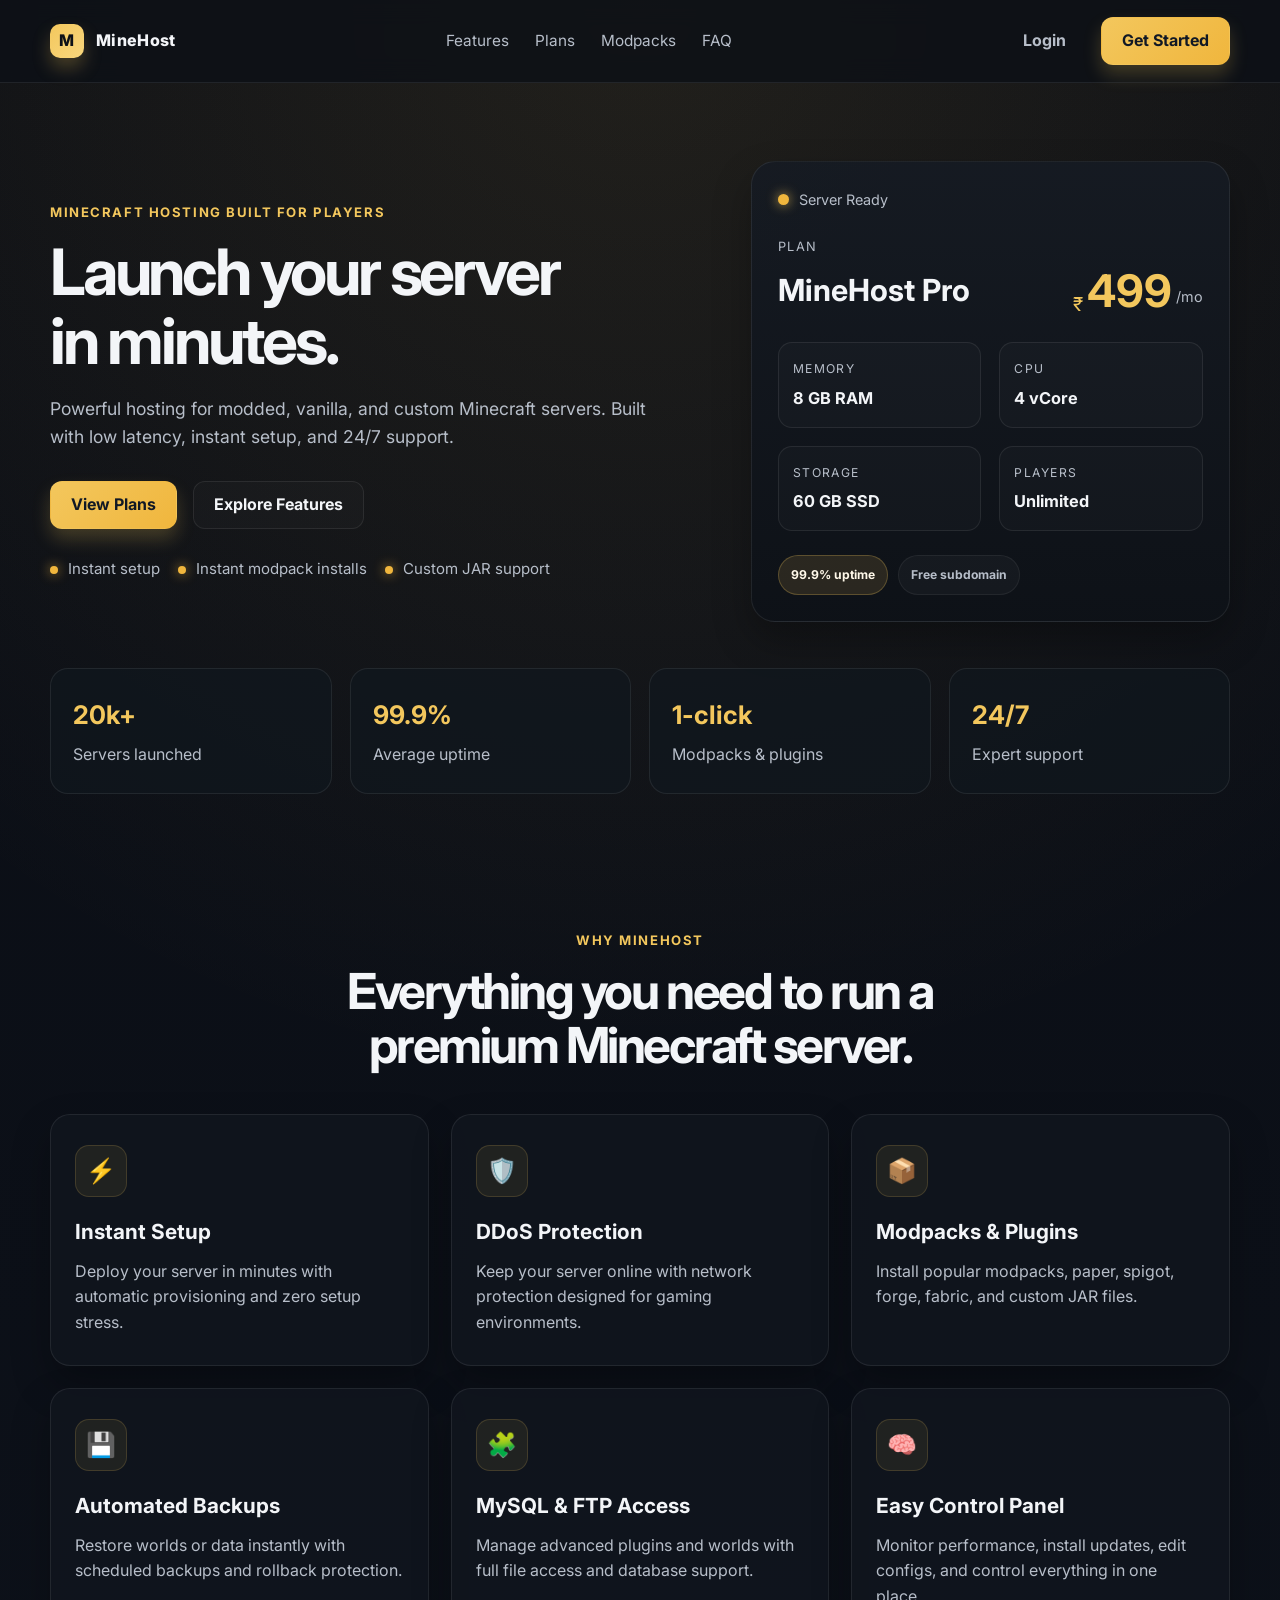
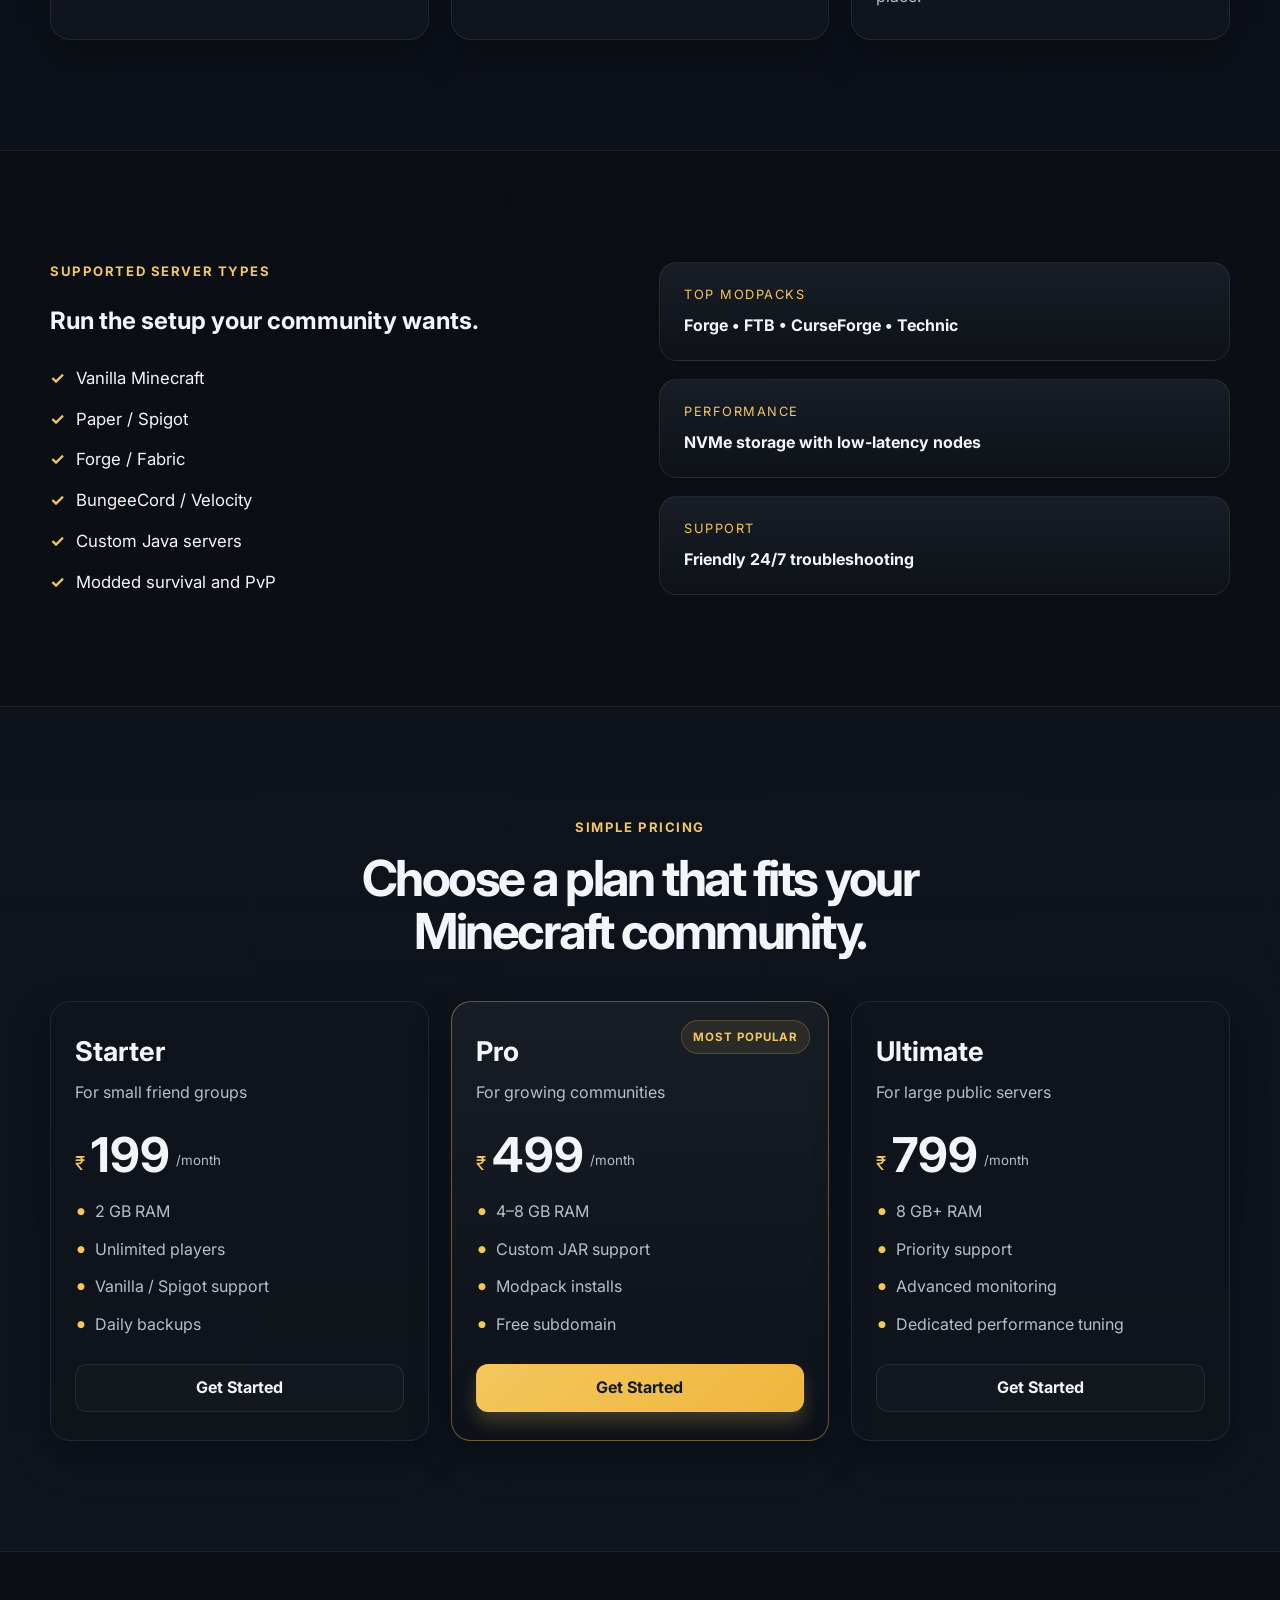
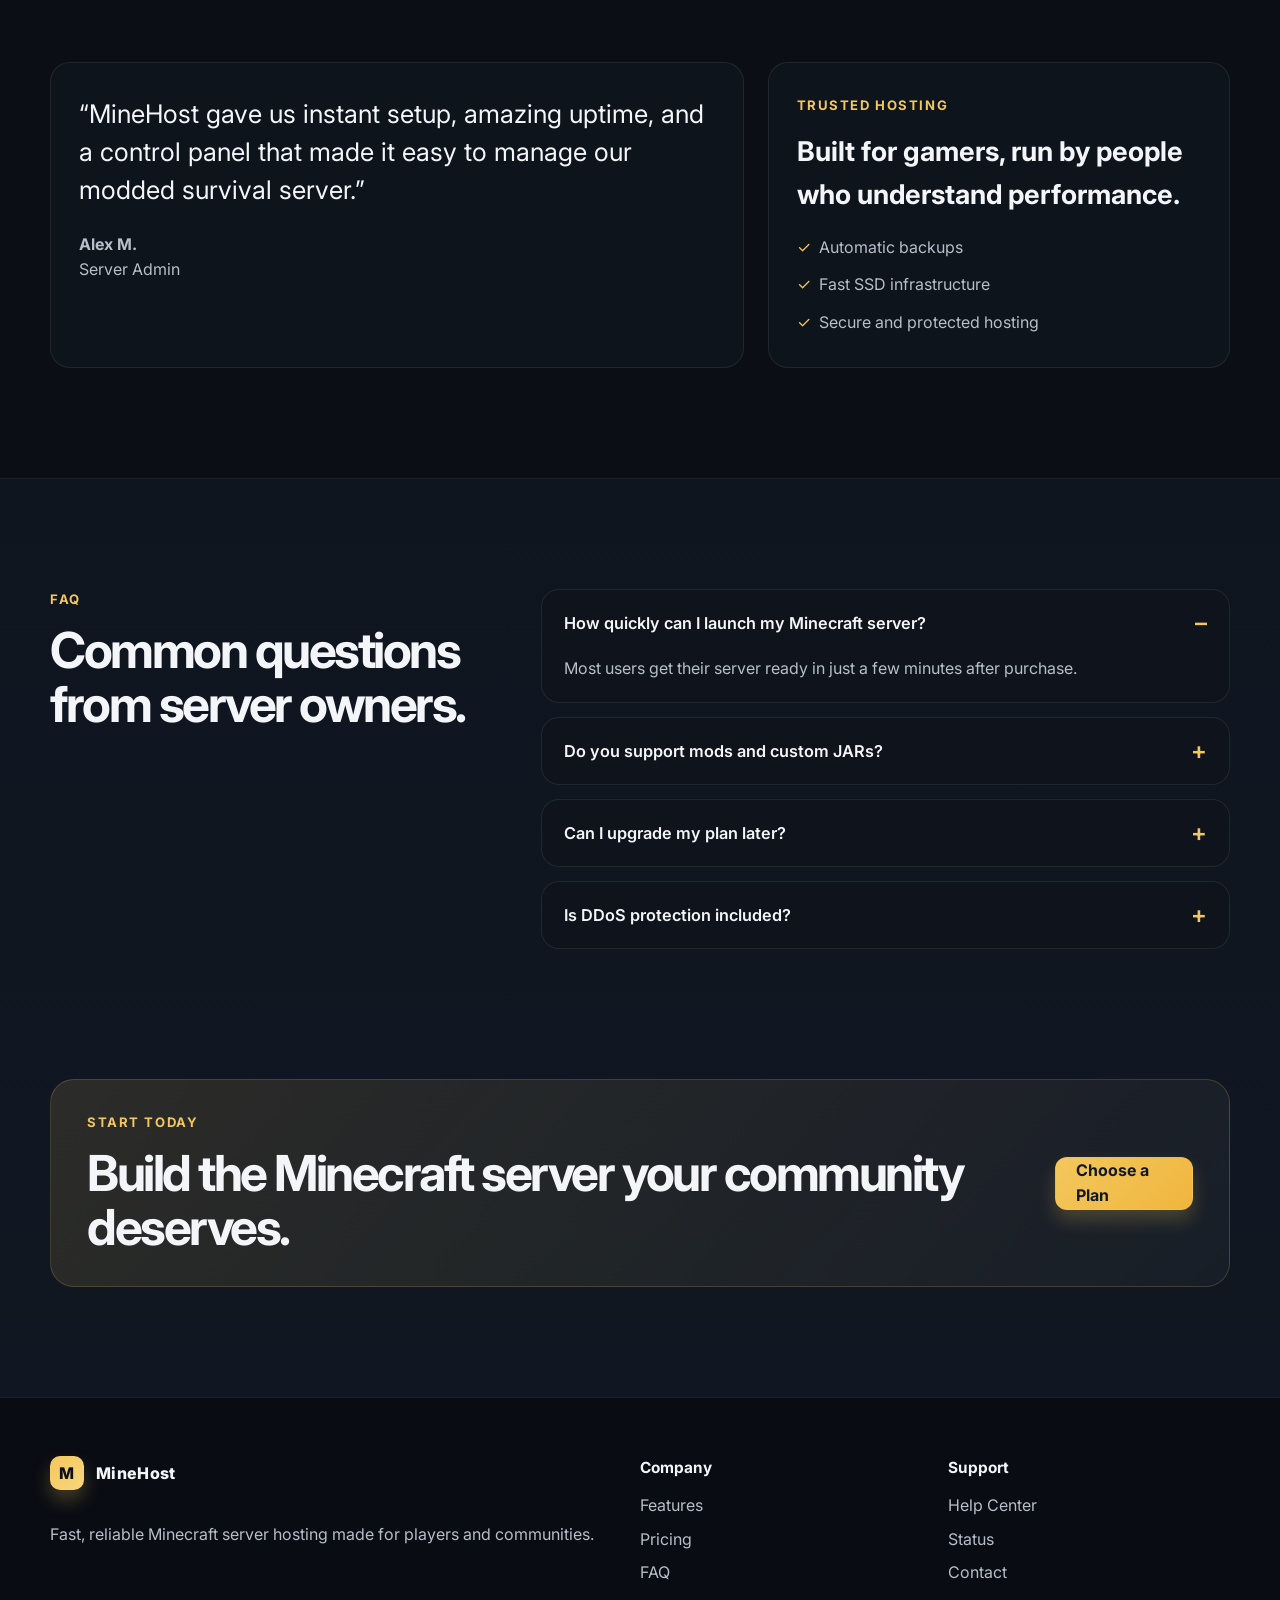
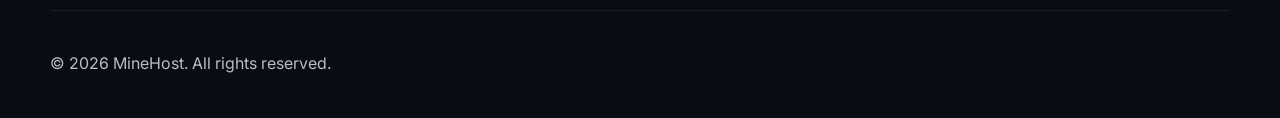
<file: index.html>
<!DOCTYPE html>
<html lang="en">
  <head>
    <meta charset="UTF-8" />
    <meta name="viewport" content="width=device-width, initial-scale=1.0" />
    <title>MineHost | Minecraft Server Hosting</title>
    <meta
      name="description"
      content="MineHost provides high-performance Minecraft server hosting with instant setup, mods, DDoS protection, and premium support."
    />
    <link rel="preconnect" href="https://fonts.googleapis.com" />
    <link rel="preconnect" href="https://fonts.gstatic.com" crossorigin />
    <link
      href="https://fonts.googleapis.com/css2?family=Inter:wght@400;500;600;700;800;900&display=swap"
      rel="stylesheet"
    />
    <link rel="stylesheet" href="styles.css" />
  </head>
  <body>
    <header class="site-header">
      <div class="container nav">
        <div class="brand" aria-label="MineHost home">
          <div class="brand-mark">M</div>
          <span>MineHost</span>
        </div>

        <nav class="nav-links" aria-label="Main navigation">
          <a href="#features">Features</a>
          <a href="#plans">Plans</a>
          <a href="#modpacks">Modpacks</a>
          <a href="#faq">FAQ</a>
        </nav>

        <div class="nav-actions">
          <a href="login.html" class="btn btn-link">Login</a>
          <a href="#cta" class="btn btn-primary">Get Started</a>
        </div>
      </div>
    </header>

    <main>
      <section class="hero">
        <div class="container hero-grid">
          <div class="hero-copy">
            <p class="eyebrow">Minecraft Hosting Built for Players</p>
            <h1>Launch your server in minutes.</h1>
            <p class="lead">
              Powerful hosting for modded, vanilla, and custom Minecraft servers.
              Built with low latency, instant setup, and 24/7 support.
            </p>

            <div class="hero-actions">
              <a href="#plans" class="btn btn-primary">View Plans</a>
              <a href="#features" class="btn btn-secondary">Explore Features</a>
            </div>

            <ul class="hero-promo" aria-label="Seller promises">
              <li>Instant setup</li>
              <li>Instant modpack installs</li>
              <li>Custom JAR support</li>
            </ul>
          </div>

          <div class="hero-panel">
            <div class="server-card">
              <div class="card-topline">
                <span class="status-dot"></span>
                <span>Server Ready</span>
              </div>

              <div class="server-glance">
                <div>
                  <p class="label">Plan</p>
                  <h3>MineHost Pro</h3>
                </div>
                <div class="price-tag">
                  <span class="currency">₹</span>
                  <strong>499</strong>
                  <small>/mo</small>
                </div>
              </div>

              <div class="spec-grid">
                <div>
                  <span>Memory</span>
                  <strong>8 GB RAM</strong>
                </div>
                <div>
                  <span>CPU</span>
                  <strong>4 vCore</strong>
                </div>
                <div>
                  <span>Storage</span>
                  <strong>60 GB SSD</strong>
                </div>
                <div>
                  <span>Players</span>
                  <strong>Unlimited</strong>
                </div>
              </div>

              <div class="card-footer">
                <span class="badge success">99.9% uptime</span>
                <span class="badge neutral">Free subdomain</span>
              </div>
            </div>
          </div>
        </div>
      </section>

      <section class="stats">
        <div class="container stats-grid">
          <div>
            <strong>20k+</strong>
            <span>Servers launched</span>
          </div>
          <div>
            <strong>99.9%</strong>
            <span>Average uptime</span>
          </div>
          <div>
            <strong>1-click</strong>
            <span>Modpacks & plugins</span>
          </div>
          <div>
            <strong>24/7</strong>
            <span>Expert support</span>
          </div>
        </div>
      </section>

      <section id="features" class="section">
        <div class="container">
          <div class="section-heading">
            <p class="eyebrow">Why MineHost</p>
            <h2>Everything you need to run a premium Minecraft server.</h2>
          </div>

          <div class="feature-grid">
            <article class="feature-card">
              <div class="icon">⚡</div>
              <h3>Instant Setup</h3>
              <p>Deploy your server in minutes with automatic provisioning and zero setup stress.</p>
            </article>

            <article class="feature-card">
              <div class="icon">🛡️</div>
              <h3>DDoS Protection</h3>
              <p>Keep your server online with network protection designed for gaming environments.</p>
            </article>

            <article class="feature-card">
              <div class="icon">📦</div>
              <h3>Modpacks & Plugins</h3>
              <p>Install popular modpacks, paper, spigot, forge, fabric, and custom JAR files.</p>
            </article>

            <article class="feature-card">
              <div class="icon">💾</div>
              <h3>Automated Backups</h3>
              <p>Restore worlds or data instantly with scheduled backups and rollback protection.</p>
            </article>

            <article class="feature-card">
              <div class="icon">🧩</div>
              <h3>MySQL & FTP Access</h3>
              <p>Manage advanced plugins and worlds with full file access and database support.</p>
            </article>

            <article class="feature-card">
              <div class="icon">🧠</div>
              <h3>Easy Control Panel</h3>
              <p>Monitor performance, install updates, edit configs, and control everything in one place.</p>
            </article>
          </div>
        </div>
      </section>

      <section id="modpacks" class="section alt">
        <div class="container split-layout">
          <div>
            <p class="eyebrow">Supported Server Types</p>
            <h2>Run the setup your community wants.</h2>
            <ul class="check-list">
              <li>Vanilla Minecraft</li>
              <li>Paper / Spigot</li>
              <li>Forge / Fabric</li>
              <li>BungeeCord / Velocity</li>
              <li>Custom Java servers</li>
              <li>Modded survival and PvP</li>
            </ul>
          </div>

          <div class="card-stack">
            <div class="mini-card">
              <span class="mini-label">Top modpacks</span>
              <strong>Forge • FTB • CurseForge • Technic</strong>
            </div>
            <div class="mini-card">
              <span class="mini-label">Performance</span>
              <strong>NVMe storage with low-latency nodes</strong>
            </div>
            <div class="mini-card">
              <span class="mini-label">Support</span>
              <strong>Friendly 24/7 troubleshooting</strong>
            </div>
          </div>
        </div>
      </section>

      <section id="plans" class="section">
        <div class="container">
          <div class="section-heading">
            <p class="eyebrow">Simple Pricing</p>
            <h2>Choose a plan that fits your Minecraft community.</h2>
          </div>

          <div class="pricing-grid">
            <article class="pricing-card">
              <div class="plan-header">
                <h3>Starter</h3>
                <p>For small friend groups</p>
              </div>
              <div class="plan-price">
                <span class="currency">₹</span>
                <strong>199</strong>
                <small>/month</small>
              </div>
              <ul>
                <li>2 GB RAM</li>
                <li>Unlimited players</li>
                <li>Vanilla / Spigot support</li>
                <li>Daily backups</li>
              </ul>
              <a href="login.html" class="btn btn-secondary full">Get Started</a>
            </article>

            <article class="pricing-card featured">
              <div class="popular-pill">Most Popular</div>
              <div class="plan-header">
                <h3>Pro</h3>
                <p>For growing communities</p>
              </div>
              <div class="plan-price">
                <span class="currency">₹</span>
                <strong>499</strong>
                <small>/month</small>
              </div>
              <ul>
                <li>4–8 GB RAM</li>
                <li>Custom JAR support</li>
                <li>Modpack installs</li>
                <li>Free subdomain</li>
              </ul>
              <a href="login.html" class="btn btn-primary full">Get Started</a>
            </article>

            <article class="pricing-card">
              <div class="plan-header">
                <h3>Ultimate</h3>
                <p>For large public servers</p>
              </div>
              <div class="plan-price">
                <span class="currency">₹</span>
                <strong>799</strong>
                <small>/month</small>
              </div>
              <ul>
                <li>8 GB+ RAM</li>
                <li>Priority support</li>
                <li>Advanced monitoring</li>
                <li>Dedicated performance tuning</li>
              </ul>
              <a href="login.html" class="btn btn-secondary full">Get Started</a>
            </article>
          </div>
        </div>
      </section>

      <section class="section alt">
        <div class="container testimonial-wrap">
          <div class="quote-box">
            <p>
              “MineHost gave us instant setup, amazing uptime, and a control panel that made it easy
              to manage our modded survival server.”
            </p>
            <div class="author">
              <strong>Alex M.</strong>
              <span>Server Admin</span>
            </div>
          </div>

          <div class="guarantee-panel">
            <p class="eyebrow">Trusted Hosting</p>
            <h3>Built for gamers, run by people who understand performance.</h3>
            <ul>
              <li>Automatic backups</li>
              <li>Fast SSD infrastructure</li>
              <li>Secure and protected hosting</li>
            </ul>
          </div>
        </div>
      </section>

      <section id="faq" class="section faq-section">
        <div class="container faq-wrap">
          <div class="section-heading left">
            <p class="eyebrow">FAQ</p>
            <h2>Common questions from server owners.</h2>
          </div>

          <div class="faq-list">
            <div class="faq-item active">
              <button class="faq-question" type="button">
                How quickly can I launch my Minecraft server?
              </button>
              <div class="faq-answer">
                <p>Most users get their server ready in just a few minutes after purchase.</p>
              </div>
            </div>

            <div class="faq-item">
              <button class="faq-question" type="button">
                Do you support mods and custom JARs?
              </button>
              <div class="faq-answer">
                <p>Yes. MineHost supports vanilla, paper, spigot, forge, fabric, and custom Java server files.</p>
              </div>
            </div>

            <div class="faq-item">
              <button class="faq-question" type="button">
                Can I upgrade my plan later?
              </button>
              <div class="faq-answer">
                <p>Absolutely. You can scale resources up or down as your server grows.</p>
              </div>
            </div>

            <div class="faq-item">
              <button class="faq-question" type="button">
                Is DDoS protection included?
              </button>
              <div class="faq-answer">
                <p>Yes. Every server includes protection to help minimize service interruptions and downtime.</p>
              </div>
            </div>
          </div>
        </div>
      </section>

      <section id="cta" class="section cta-section">
        <div class="container cta-box">
          <div>
            <p class="eyebrow">Start today</p>
            <h2>Build the Minecraft server your community deserves.</h2>
          </div>
          <a href="login.html" class="btn btn-primary">Choose a Plan</a>
        </div>
      </section>
    </main>

    <footer class="site-footer">
      <div class="container footer-grid">
        <div>
          <div class="brand footer-brand">
            <div class="brand-mark">M</div>
            <span>MineHost</span>
          </div>
          <p>Fast, reliable Minecraft server hosting made for players and communities.</p>
        </div>

        <div>
          <h4>Company</h4>
          <ul>
            <li><a href="#features">Features</a></li>
            <li><a href="#plans">Pricing</a></li>
            <li><a href="#faq">FAQ</a></li>
          </ul>
        </div>

        <div>
          <h4>Support</h4>
          <ul>
            <li><a href="login.html">Help Center</a></li>
            <li><a href="#">Status</a></li>
            <li><a href="#">Contact</a></li>
          </ul>
        </div>
      </div>

      <div class="container footer-bottom">
        <p>© <span id="year"></span> MineHost. All rights reserved.</p>
      </div>
    </footer>

    <script src="script.js"></script>
  </body>
</html>
</file>
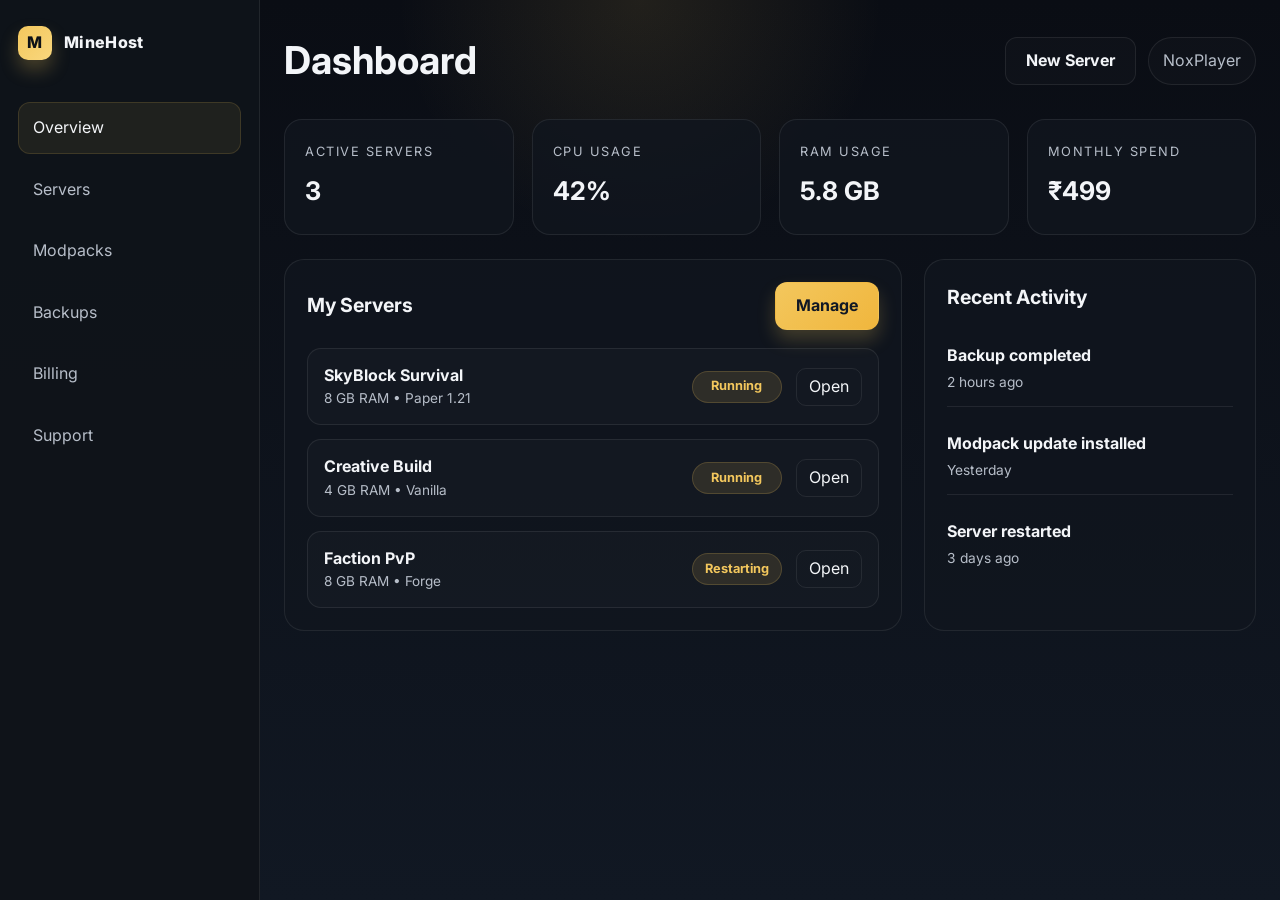
<file: dashboard.html>
<!DOCTYPE html>
<html lang="en">
  <head>
    <meta charset="UTF-8" />
    <meta name="viewport" content="width=device-width, initial-scale=1.0" />
    <title>MineHost | Dashboard</title>
    <link rel="preconnect" href="https://fonts.googleapis.com" />
    <link rel="preconnect" href="https://fonts.gstatic.com" crossorigin />
    <link
      href="https://fonts.googleapis.com/css2?family=Inter:wght@400;500;600;700;800;900&display=swap"
      rel="stylesheet"
    />
    <link rel="stylesheet" href="styles.css" />
  </head>
  <body>
    <div class="dashboard-shell">
      <aside class="sidebar">
        <div class="brand" aria-label="MineHost home">
          <div class="brand-mark">M</div>
          <span>MineHost</span>
        </div>

        <nav class="side-menu" aria-label="Dashboard navigation">
          <a href="#" class="active">Overview</a>
          <a href="#">Servers</a>
          <a href="#">Modpacks</a>
          <a href="#">Backups</a>
          <a href="#">Billing</a>
          <a href="#">Support</a>
        </nav>
      </aside>

      <main class="dashboard-main">
        <div class="topbar">
          <h1>Dashboard</h1>
          <div class="topbar-actions">
            <button class="btn btn-secondary">New Server</button>
            <div class="user-pill">NoxPlayer</div>
          </div>
        </div>

        <div class="stats-row">
          <div class="stat-box">
            <span class="label">Active servers</span>
            <strong>3</strong>
          </div>
          <div class="stat-box">
            <span class="label">CPU usage</span>
            <strong>42%</strong>
          </div>
          <div class="stat-box">
            <span class="label">RAM usage</span>
            <strong>5.8 GB</strong>
          </div>
          <div class="stat-box">
            <span class="label">Monthly spend</span>
            <strong>₹499</strong>
          </div>
        </div>

        <div class="content-grid">
          <section class="panel">
            <div class="panel-header">
              <h3>My Servers</h3>
              <button class="btn btn-primary">Manage</button>
            </div>

            <div class="server-list">
              <div class="server-item">
                <div>
                  <strong>SkyBlock Survival</strong>
                  <div class="server-meta">8 GB RAM • Paper 1.21</div>
                </div>
                <span class="status-badge">Running</span>
                <button class="mini-btn">Open</button>
              </div>

              <div class="server-item">
                <div>
                  <strong>Creative Build</strong>
                  <div class="server-meta">4 GB RAM • Vanilla</div>
                </div>
                <span class="status-badge">Running</span>
                <button class="mini-btn">Open</button>
              </div>

              <div class="server-item">
                <div>
                  <strong>Faction PvP</strong>
                  <div class="server-meta">8 GB RAM • Forge</div>
                </div>
                <span class="status-badge">Restarting</span>
                <button class="mini-btn">Open</button>
              </div>
            </div>
          </section>

          <aside class="panel">
            <div class="panel-header">
              <h3>Recent Activity</h3>
            </div>

            <div class="activity-list">
              <div class="activity-item">
                <strong>Backup completed</strong>
                <span>2 hours ago</span>
              </div>

              <div class="activity-item">
                <strong>Modpack update installed</strong>
                <span>Yesterday</span>
              </div>

              <div class="activity-item">
                <strong>Server restarted</strong>
                <span>3 days ago</span>
              </div>
            </div>
          </aside>
        </div>
      </main>
    </div>
  </body>
</html>
</file>
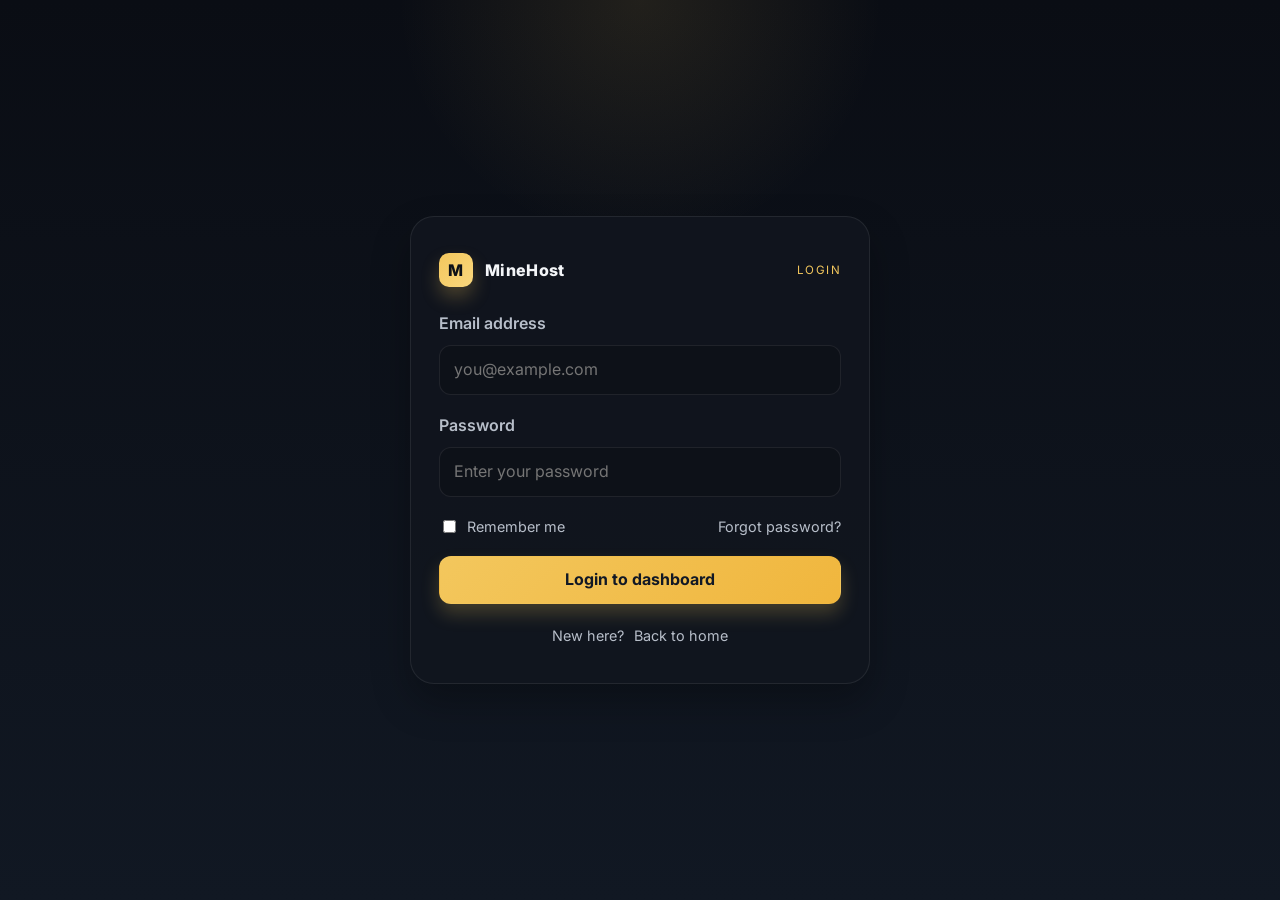
<file: login.html>
<!DOCTYPE html>
<html lang="en">
  <head>
    <meta charset="UTF-8" />
    <meta name="viewport" content="width=device-width, initial-scale=1.0" />
    <title>MineHost | Login</title>
    <link rel="preconnect" href="https://fonts.googleapis.com" />
    <link rel="preconnect" href="https://fonts.gstatic.com" crossorigin />
    <link
      href="https://fonts.googleapis.com/css2?family=Inter:wght@400;500;600;700;800;900&display=swap"
      rel="stylesheet"
    />
    <link rel="stylesheet" href="styles.css" />
  </head>
  <body>
    <div class="auth-page">
      <div class="auth-card">
        <div class="auth-header">
          <div class="brand">
            <div class="brand-mark">M</div>
            <span>MineHost</span>
          </div>
          <span class="tag">Login</span>
        </div>

        <form id="auth-form">
          <div class="form-group">
            <label for="email">Email address</label>
            <input id="email" type="email" placeholder="you@example.com" />
          </div>

          <div class="form-group">
            <label for="password">Password</label>
            <input id="password" type="password" placeholder="Enter your password" />
          </div>

          <div class="auth-extra">
            <label class="check-inline">
              <input type="checkbox" />
              <span>Remember me</span>
            </label>
            <a href="#">Forgot password?</a>
          </div>

          <button type="submit" class="btn btn-primary full">Login to dashboard</button>
        </form>

        <div class="auth-links">
          <span>New here?</span>
          <a href="index.html">Back to home</a>
        </div>
      </div>
    </div>

    <script src="script.js"></script>
  </body>
</html>
</file>
<file: styles.css>
:root {
  --bg: #0d1117;
  --bg-soft: #121922;
  --panel: #171d27;
  --panel-strong: #202a37;
  --text: #f3f5f8;
  --muted: #b7bec9;
  --primary: #f3c75d;
  --primary-strong: #f0b63d;
  --secondary: #f9d77d;
  --accent: #f7d26a;
  --line: rgba(255, 255, 255, 0.08);
  --shadow: 0 18px 38px rgba(0, 0, 0, 0.28);
}

* {
  box-sizing: border-box;
}

html {
  scroll-behavior: smooth;
}

body {
  margin: 0;
  font-family: "Inter", sans-serif;
  background:
    radial-gradient(circle at top, rgba(243, 199, 93, 0.10), transparent 22%),
    linear-gradient(180deg, #0a0d14 0%, #111823 100%);
  color: var(--text);
  line-height: 1.6;
}

a {
  color: inherit;
  text-decoration: none;
}

img {
  max-width: 100%;
  display: block;
}

button,
input,
textarea,
select {
  font: inherit;
}

.container {
  width: min(1180px, calc(100% - 32px));
  margin: 0 auto;
}

.site-header {
  position: sticky;
  top: 0;
  z-index: 20;
  background: rgba(13, 17, 23, 0.82);
  backdrop-filter: blur(12px);
  border-bottom: 1px solid var(--line);
}

.nav {
  display: flex;
  align-items: center;
  justify-content: space-between;
  min-height: 82px;
  gap: 24px;
}

.brand {
  display: inline-flex;
  align-items: center;
  gap: 12px;
  font-weight: 800;
  letter-spacing: 0.02em;
}

.brand-mark {
  width: 34px;
  height: 34px;
  border-radius: 10px;
  display: grid;
  place-items: center;
  background: linear-gradient(135deg, var(--primary), var(--secondary));
  color: #0d1117;
  box-shadow: 0 10px 18px rgba(243, 199, 93, 0.25);
}

.nav-links {
  display: flex;
  align-items: center;
  gap: 26px;
  color: var(--muted);
  font-size: 0.96rem;
}

.nav-links a:hover,
.site-footer a:hover {
  color: var(--text);
}

.nav-actions {
  display: flex;
  align-items: center;
  gap: 14px;
}

.btn {
  display: inline-flex;
  align-items: center;
  justify-content: center;
  min-height: 48px;
  padding: 0 20px;
  border-radius: 12px;
  font-weight: 700;
  transition: transform 0.2s ease, box-shadow 0.2s ease, border-color 0.2s ease;
  border: 1px solid transparent;
  cursor: pointer;
}

.btn:hover {
  transform: translateY(-1px);
}

.btn-link {
  color: var(--muted);
}

.btn-primary {
  background: linear-gradient(135deg, var(--primary), var(--primary-strong));
  color: #111825;
  box-shadow: 0 10px 18px rgba(243, 199, 93, 0.22);
}

.btn-secondary {
  color: var(--text);
  border-color: var(--line);
  background: rgba(255, 255, 255, 0.02);
}

.full {
  width: 100%;
}

.hero {
  padding: 78px 0 36px;
}

.hero-grid {
  display: grid;
  grid-template-columns: 1.15fr 0.85fr;
  gap: 52px;
  align-items: center;
}

.eyebrow {
  margin: 0 0 14px;
  color: var(--primary);
  font-size: 0.82rem;
  letter-spacing: 0.12em;
  text-transform: uppercase;
  font-weight: 700;
}

.hero-copy h1,
.section-heading h2,
.cta-box h2 {
  margin: 0;
  line-height: 1.08;
  letter-spacing: -0.05em;
}

.hero-copy h1 {
  max-width: 560px;
  font-size: clamp(2.8rem, 5vw, 5.2rem);
}

.lead {
  margin-top: 20px;
  max-width: 620px;
  color: var(--muted);
  font-size: 1.1rem;
}

.hero-actions {
  display: flex;
  flex-wrap: wrap;
  gap: 16px;
  margin-top: 30px;
}

.hero-promo {
  list-style: none;
  display: flex;
  flex-wrap: wrap;
  gap: 18px;
  padding: 0;
  margin: 28px 0 0;
  color: var(--muted);
  font-size: 0.94rem;
}

.hero-promo li {
  position: relative;
  padding-left: 18px;
}

.hero-promo li::before {
  content: "";
  position: absolute;
  top: 9px;
  left: 0;
  width: 8px;
  height: 8px;
  border-radius: 50%;
  background: var(--primary-strong);
  box-shadow: 0 0 12px rgba(240, 182, 61, 0.8);
}

.hero-panel {
  display: flex;
  justify-content: center;
}

.server-card {
  width: min(100%, 480px);
  padding: 26px;
  border-radius: 24px;
  border: 1px solid var(--line);
  background: linear-gradient(180deg, rgba(22, 27, 35, 0.97), rgba(14, 18, 24, 0.97));
  box-shadow: var(--shadow);
}

.card-topline {
  display: flex;
  align-items: center;
  gap: 10px;
  color: var(--muted);
  font-size: 0.9rem;
}

.status-dot {
  width: 11px;
  height: 11px;
  background: var(--primary-strong);
  border-radius: 50%;
  box-shadow: 0 0 12px rgba(243, 199, 93, 0.8);
}

.server-glance {
  display: flex;
  justify-content: space-between;
  align-items: end;
  margin-top: 26px;
}

.server-glance .label {
  margin: 0 0 8px;
  color: var(--muted);
  font-size: 0.8rem;
  text-transform: uppercase;
  letter-spacing: 0.12em;
}

.server-glance h3 {
  margin: 0;
  font-size: 1.9rem;
}

.price-tag {
  display: flex;
  align-items: flex-end;
  gap: 4px;
  color: var(--primary);
}

.price-tag .currency {
  font-size: 1.2rem;
  line-height: 1;
}

.price-tag strong {
  font-size: 2.8rem;
  line-height: 1;
}

.price-tag small {
  font-size: 0.9rem;
  color: var(--muted);
  margin-bottom: 6px;
}

.spec-grid {
  display: grid;
  grid-template-columns: repeat(2, minmax(0, 1fr));
  gap: 18px;
  margin-top: 28px;
}

.spec-grid div {
  padding: 16px 14px;
  border-radius: 14px;
  background: rgba(255, 255, 255, 0.02);
  border: 1px solid var(--line);
}

.spec-grid span {
  display: block;
  color: var(--muted);
  font-size: 0.76rem;
  text-transform: uppercase;
  letter-spacing: 0.12em;
}

.spec-grid strong {
  display: block;
  margin-top: 6px;
  font-size: 1.02rem;
}

.card-footer {
  display: flex;
  flex-wrap: wrap;
  gap: 10px;
  margin-top: 24px;
}

.badge {
  padding: 9px 12px;
  border-radius: 999px;
  font-size: 0.76rem;
  font-weight: 700;
  border: 1px solid transparent;
}

.badge.success {
  color: #fff9ea;
  background: rgba(243, 199, 93, 0.12);
  border-color: rgba(243, 199, 93, 0.25);
}

.badge.neutral {
  color: var(--muted);
  background: rgba(255, 255, 255, 0.03);
  border-color: rgba(255, 255, 255, 0.06);
}

.stats {
  padding: 10px 0 26px;
}

.stats-grid {
  display: grid;
  grid-template-columns: repeat(4, minmax(0, 1fr));
  gap: 18px;
}

.stats-grid div {
  padding: 26px 22px;
  border: 1px solid var(--line);
  border-radius: 18px;
  background: rgba(17, 23, 31, 0.7);
}

.stats-grid strong {
  display: block;
  font-size: clamp(1.5rem, 2vw, 2.2rem);
  margin-bottom: 6px;
  color: var(--primary);
}

.stats-grid span {
  color: var(--muted);
}

.section {
  padding: 110px 0;
}

.section.alt {
  background: rgba(10, 14, 19, 0.8);
  border-top: 1px solid var(--line);
  border-bottom: 1px solid var(--line);
}

.section-heading {
  max-width: 760px;
  margin: 0 auto 42px;
  text-align: center;
}

.section-heading.left {
  margin: 0;
  text-align: left;
}

.section-heading h2,
.cta-box h2 {
  font-size: clamp(2.2rem, 4vw, 3.1rem);
}

.feature-grid {
  display: grid;
  grid-template-columns: repeat(3, minmax(0, 1fr));
  gap: 22px;
}

.feature-card {
  padding: 30px 24px;
  border-radius: 20px;
  background: rgba(17, 22, 30, 0.8);
  border: 1px solid var(--line);
  box-shadow: var(--shadow);
}

.icon {
  width: 52px;
  height: 52px;
  display: grid;
  place-items: center;
  border-radius: 14px;
  font-size: 1.5rem;
  background: rgba(243, 199, 93, 0.08);
  border: 1px solid rgba(243, 199, 93, 0.16);
}

.feature-card h3 {
  margin: 18px 0 10px;
  font-size: 1.3rem;
}

.feature-card p {
  margin: 0;
  color: var(--muted);
}

.split-layout {
  display: grid;
  grid-template-columns: 1fr 1fr;
  gap: 38px;
  align-items: center;
}

.check-list {
  list-style: none;
  padding: 0;
  margin: 24px 0 0;
  display: grid;
  gap: 14px;
  color: var(--text);
}

.check-list li {
  position: relative;
  padding-left: 26px;
  font-size: 1.05rem;
}

.check-list li::before {
  content: "✓";
  position: absolute;
  left: 0;
  color: var(--primary);
  font-weight: bold;
}

.card-stack {
  display: grid;
  gap: 18px;
}

.mini-card {
  padding: 22px 24px;
  border-radius: 18px;
  background: linear-gradient(180deg, rgba(26, 32, 40, 0.9), rgba(14, 18, 24, 0.9));
  border: 1px solid var(--line);
}

.mini-label {
  display: block;
  margin-bottom: 7px;
  color: var(--primary);
  font-size: 0.8rem;
  text-transform: uppercase;
  letter-spacing: 0.12em;
}

.pricing-grid {
  display: grid;
  grid-template-columns: repeat(3, minmax(0, 1fr));
  gap: 22px;
}

.pricing-card {
  position: relative;
  padding: 28px 24px;
  border-radius: 20px;
  border: 1px solid var(--line);
  background: rgba(16, 20, 28, 0.85);
  box-shadow: var(--shadow);
}

.pricing-card.featured {
  background: linear-gradient(180deg, rgba(25, 30, 38, 0.98), rgba(13, 18, 25, 0.96));
  border-color: rgba(243, 199, 93, 0.38);
}

.popular-pill {
  position: absolute;
  right: 18px;
  top: 18px;
  padding: 7px 11px;
  border-radius: 999px;
  background: rgba(243, 199, 93, 0.09);
  border: 1px solid rgba(243, 199, 93, 0.2);
  color: var(--primary);
  font-size: 0.72rem;
  font-weight: 700;
  letter-spacing: 0.08em;
  text-transform: uppercase;
}

.plan-header h3 {
  margin: 0 0 6px;
  font-size: 1.7rem;
}

.plan-header p {
  margin: 0;
  color: var(--muted);
}

.plan-price {
  display: flex;
  align-items: flex-end;
  gap: 6px;
  margin: 26px 0 20px;
}

.plan-price .currency {
  font-size: 1.2rem;
  color: var(--primary);
}

.plan-price strong {
  font-size: 3rem;
  line-height: 1;
}

.plan-price small {
  margin-bottom: 8px;
  color: var(--muted);
}

.pricing-card ul {
  list-style: none;
  padding: 0;
  margin: 0 0 26px;
  display: grid;
  gap: 12px;
  color: var(--muted);
}

.pricing-card li {
  position: relative;
  padding-left: 20px;
}

.pricing-card li::before {
  content: "•";
  position: absolute;
  left: 0;
  color: var(--primary);
  font-size: 1.4rem;
  line-height: 1;
}

.testimonial-wrap {
  display: grid;
  grid-template-columns: 1.2fr 0.8fr;
  gap: 24px;
  align-items: stretch;
}

.quote-box,
.guarantee-panel {
  padding: 32px 28px;
  border-radius: 20px;
  border: 1px solid var(--line);
  background: rgba(16, 22, 30, 0.8);
}

.quote-box p {
  margin: 0;
  font-size: clamp(1.2rem, 2vw, 1.8rem);
  line-height: 1.5;
}

.author {
  margin-top: 22px;
  display: flex;
  flex-direction: column;
  color: var(--muted);
}

.guarantee-panel h3 {
  margin: 0 0 18px;
  font-size: clamp(1.7rem, 2vw, 2.4rem);
}

.guarantee-panel ul {
  list-style: none;
  padding: 0;
  margin: 0;
  display: grid;
  gap: 12px;
  color: var(--muted);
}

.guarantee-panel li {
  position: relative;
  padding-left: 22px;
}

.guarantee-panel li::before {
  content: "✓";
  position: absolute;
  left: 0;
  color: var(--primary);
}

.faq-wrap {
  display: grid;
  grid-template-columns: 0.8fr 1.2fr;
  gap: 32px;
  align-items: start;
}

.faq-list {
  display: grid;
  gap: 14px;
}

.faq-item {
  border-radius: 18px;
  border: 1px solid var(--line);
  background: rgba(15, 21, 28, 0.8);
  overflow: hidden;
}

.faq-question {
  width: 100%;
  background: transparent;
  color: var(--text);
  border: none;
  text-align: left;
  padding: 20px 22px;
  font-size: 1.02rem;
  font-weight: 600;
  cursor: pointer;
  position: relative;
}

.faq-question::after {
  content: "+";
  position: absolute;
  right: 22px;
  top: 50%;
  transform: translateY(-50%);
  color: var(--primary);
  font-size: 1.5rem;
}

.faq-item.active .faq-question::after {
  content: "–";
}

.faq-answer {
  max-height: 0;
  overflow: hidden;
  transition: max-height 0.25s ease;
}

.faq-item.active .faq-answer {
  max-height: 160px;
}

.faq-answer p {
  margin: 0;
  padding: 0 22px 20px;
  color: var(--muted);
}

.cta-section {
  padding-top: 20px;
}

.cta-box {
  display: flex;
  align-items: center;
  justify-content: space-between;
  gap: 24px;
  padding: 32px 36px;
  border-radius: 24px;
  background: linear-gradient(135deg, rgba(243, 199, 93, 0.12), rgba(255, 255, 255, 0.03));
  border: 1px solid rgba(243, 199, 93, 0.18);
}

.site-footer {
  padding: 58px 0 26px;
  border-top: 1px solid var(--line);
  background: rgba(8, 12, 18, 0.9);
}

.footer-grid {
  display: grid;
  grid-template-columns: 1.4fr 0.7fr 0.7fr;
  gap: 26px;
}

.footer-brand {
  margin-bottom: 16px;
}

.site-footer p,
.site-footer li,
.site-footer a {
  color: var(--muted);
}

.site-footer h4 {
  margin: 0 0 12px;
  font-size: 0.96rem;
  color: var(--text);
}

.site-footer ul {
  list-style: none;
  padding: 0;
  margin: 0;
  display: grid;
  gap: 8px;
}

.footer-bottom {
  padding-top: 24px;
  margin-top: 24px;
  border-top: 1px solid var(--line);
}

.auth-page {
  min-height: 100vh;
  display: grid;
  place-items: center;
  padding: 48px 20px;
}

.auth-card {
  width: min(100%, 460px);
  padding: 36px 28px;
  border-radius: 24px;
  background: rgba(17, 22, 30, 0.9);
  border: 1px solid var(--line);
  box-shadow: var(--shadow);
}

.auth-header {
  display: flex;
  align-items: center;
  justify-content: space-between;
  gap: 12px;
  margin-bottom: 24px;
}

.auth-header h2 {
  margin: 0;
  font-size: 1.9rem;
}

.auth-header .tag {
  font-size: 0.72rem;
  letter-spacing: 0.12em;
  text-transform: uppercase;
  color: var(--primary);
}

.form-group {
  display: grid;
  gap: 8px;
  margin-bottom: 18px;
}

.form-group label {
  color: var(--muted);
  font-weight: 600;
}

.form-group input {
  width: 100%;
  min-height: 50px;
  border-radius: 12px;
  border: 1px solid var(--line);
  background: rgba(0, 0, 0, 0.15);
  color: var(--text);
  padding: 0 14px;
}

.auth-extra {
  display: flex;
  align-items: center;
  justify-content: space-between;
  gap: 12px;
  margin-bottom: 18px;
  color: var(--muted);
  font-size: 0.9rem;
}

.check-inline {
  display: inline-flex;
  align-items: center;
  gap: 8px;
}

.check-inline input {
  accent-color: var(--primary);
}

.auth-links {
  display: flex;
  justify-content: center;
  gap: 10px;
  flex-wrap: wrap;
  margin-top: 20px;
  color: var(--muted);
  font-size: 0.9rem;
}

.dashboard-shell {
  display: grid;
  grid-template-columns: 260px 1fr;
  min-height: 100vh;
}

.sidebar {
  background: rgba(15, 19, 25, 0.96);
  border-right: 1px solid var(--line);
  padding: 26px 18px;
}

.sidebar .brand {
  justify-content: center;
  margin-bottom: 24px;
}

.side-menu {
  display: grid;
  gap: 10px;
  margin-top: 18px;
}

.side-menu a {
  display: block;
  padding: 12px 14px;
  border-radius: 12px;
  color: var(--muted);
  border: 1px solid transparent;
}

.side-menu a.active,
.side-menu a:hover {
  background: rgba(243, 199, 93, 0.08);
  color: var(--text);
  border-color: rgba(243, 199, 93, 0.14);
}

.dashboard-main {
  padding: 30px 24px 40px;
}

.topbar {
  display: flex;
  align-items: center;
  justify-content: space-between;
  gap: 16px;
  margin-bottom: 28px;
}

.topbar h1 {
  margin: 0;
  font-size: clamp(2rem, 3vw, 2.8rem);
}

.topbar-actions {
  display: flex;
  align-items: center;
  gap: 12px;
}

.user-pill {
  padding: 10px 14px;
  border-radius: 999px;
  border: 1px solid var(--line);
  background: rgba(255, 255, 255, 0.02);
  color: var(--muted);
}

.stats-row {
  display: grid;
  grid-template-columns: repeat(4, minmax(0, 1fr));
  gap: 18px;
  margin-bottom: 24px;
}

.stat-box {
  padding: 22px 20px;
  border-radius: 18px;
  border: 1px solid var(--line);
  background: rgba(17, 22, 30, 0.8);
}

.stat-box .label {
  display: block;
  color: var(--muted);
  font-size: 0.8rem;
  text-transform: uppercase;
  letter-spacing: 0.12em;
}

.stat-box strong {
  display: block;
  margin-top: 8px;
  font-size: clamp(1.5rem, 2vw, 2.4rem);
}

.content-grid {
  display: grid;
  grid-template-columns: 1.3fr 0.7fr;
  gap: 22px;
}

.panel {
  background: rgba(17, 22, 30, 0.8);
  border-radius: 20px;
  border: 1px solid var(--line);
  padding: 22px;
}

.panel-header {
  display: flex;
  align-items: center;
  justify-content: space-between;
  margin-bottom: 18px;
}

.panel-header h3 {
  margin: 0;
  font-size: 1.22rem;
}

.server-list {
  display: grid;
  gap: 14px;
}

.server-item {
  display: grid;
  grid-template-columns: 1fr auto auto;
  align-items: center;
  gap: 14px;
  padding: 14px 16px;
  border-radius: 14px;
  background: rgba(255, 255, 255, 0.02);
  border: 1px solid var(--line);
}

.server-item strong {
  display: block;
}

.server-meta {
  color: var(--muted);
  font-size: 0.85rem;
}

.status-badge {
  display: inline-flex;
  align-items: center;
  justify-content: center;
  min-width: 90px;
  min-height: 32px;
  border-radius: 999px;
  font-size: 0.8rem;
  font-weight: 700;
  background: rgba(243, 199, 93, 0.12);
  color: var(--primary);
  border: 1px solid rgba(243, 199, 93, 0.18);
}

.mini-btn {
  min-height: 38px;
  padding: 0 12px;
  border-radius: 10px;
  background: transparent;
  color: var(--text);
  border: 1px solid var(--line);
  cursor: pointer;
}

.activity-list {
  display: grid;
  gap: 12px;
}

.activity-item {
  padding: 12px 0;
  border-bottom: 1px solid var(--line);
}

.activity-item:last-child {
  border-bottom: none;
}

.activity-item strong {
  display: block;
}

.activity-item span {
  color: var(--muted);
  font-size: 0.86rem;
}

@media (max-width: 980px) {
  .hero-grid,
  .split-layout,
  .testimonial-wrap,
  .faq-wrap,
  .footer-grid,
  .pricing-grid,
  .feature-grid,
  .content-grid {
    grid-template-columns: 1fr 1fr;
  }

  .hero-grid,
  .split-layout,
  .testimonial-wrap,
  .faq-wrap,
  .footer-grid,
  .content-grid {
    grid-template-columns: 1fr;
  }

  .stats-grid,
  .stats-row {
    grid-template-columns: repeat(2, minmax(0, 1fr));
  }

  .pricing-grid,
  .feature-grid {
    grid-template-columns: 1fr;
  }

  .dashboard-shell {
    grid-template-columns: 1fr;
  }

  .sidebar {
    border-right: none;
    border-bottom: 1px solid var(--line);
  }
}

@media (max-width: 720px) {
  .nav {
    flex-wrap: wrap;
    justify-content: center;
    padding: 16px 0;
  }

  .nav-links {
    order: 3;
    width: 100%;
    justify-content: center;
    flex-wrap: wrap;
  }

  .nav-actions {
    width: 100%;
    justify-content: center;
  }

  .hero {
    padding-top: 48px;
  }

  .hero-copy h1 {
    font-size: 2.6rem;
  }

  .stats-grid,
  .stats-row {
    grid-template-columns: 1fr;
  }

  .cta-box,
  .topbar {
    flex-direction: column;
    align-items: flex-start;
  }
}
</file>
